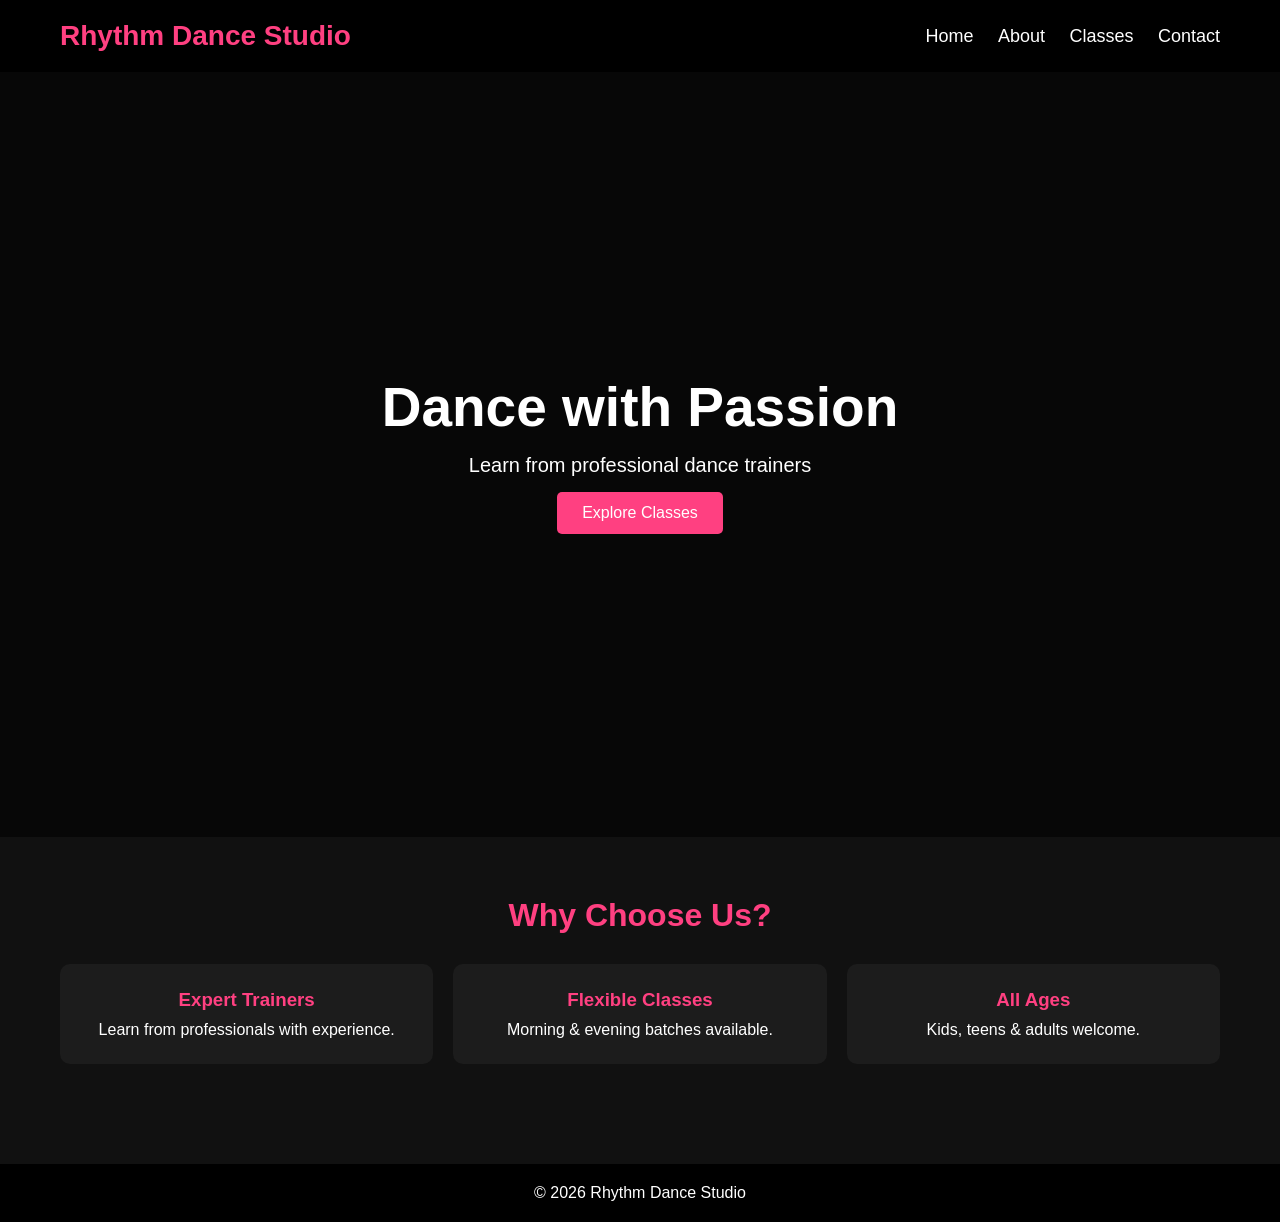
<file: HTML & CSS Overall Task/Coding/index.html>
<!DOCTYPE html>
<html>
<head>
  <title>Home - Dance Studio</title>
  <link rel="stylesheet" href="style.css">
</head>
<body>

<header>
  <div class="logo">Rhythm Dance Studio</div>
  <nav>
    <a href="index.html">Home</a>
    <a href="about.html">About</a>
    <a href="classes.html">Classes</a>
    <a href="contact.html">Contact</a>
  </nav>
</header>

<section class="hero">
  <div>
    <h1>Dance with Passion</h1>
    <p>Learn from professional dance trainers</p>
    <a class="btn" href="classes.html">Explore Classes</a>
  </div>
</section>

<section class="section">
  <h2>Why Choose Us?</h2>

  <div class="cards">
    <div class="card">
      <h3>Expert Trainers</h3>
      <p>Learn from professionals with experience.</p>
    </div>

    <div class="card">
      <h3>Flexible Classes</h3>
      <p>Morning & evening batches available.</p>
    </div>

    <div class="card">
      <h3>All Ages</h3>
      <p>Kids, teens & adults welcome.</p>
    </div>
  </div>
</section>

<footer>
  © 2026 Rhythm Dance Studio
</footer>

</body>
</html>
</file>
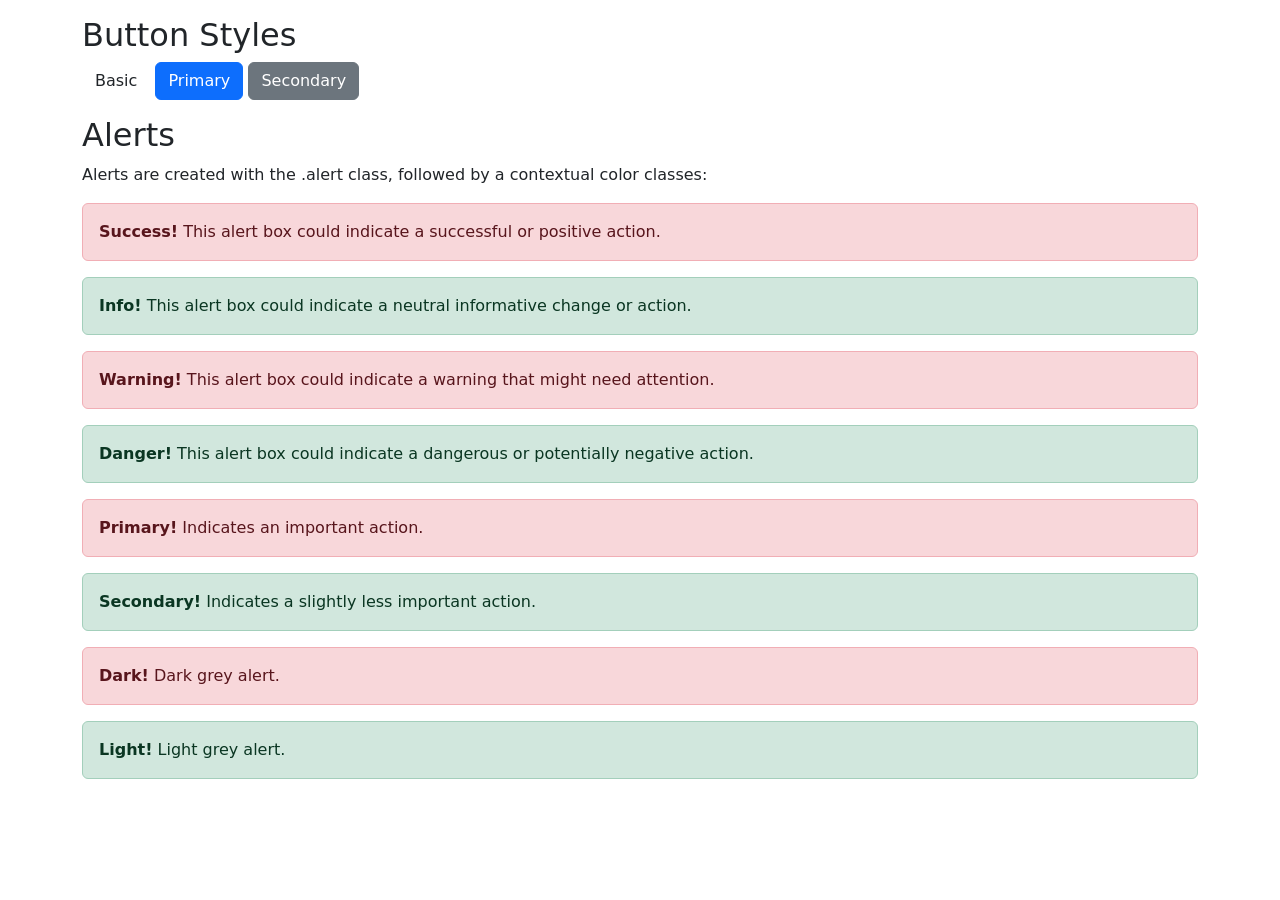
<file: Bootstrap/Coding/Button_&_Alert.html>
<!DOCTYPE html>
<html lang="en">
<head>
  <title>Bootstrap Example</title>
  <meta charset="utf-8">
  <meta name="viewport" content="width=device-width, initial-scale=1">
  <link href="https://cdn.jsdelivr.net/npm/bootstrap@5.3.8/dist/css/bootstrap.min.css" rel="stylesheet">
  <script src="https://cdn.jsdelivr.net/npm/bootstrap@5.3.8/dist/js/bootstrap.bundle.min.js"></script>
</head>
<body>

<div class="container mt-3">
  <h2>Button Styles</h2>
  <button type="button" class="btn">Basic</button>
  <button type="button" class="btn btn-primary">Primary</button>
  <button type="button" class="btn btn-secondary">Secondary</button>     
</div>

<div class="container mt-3">
  <h2>Alerts</h2>
  <p>Alerts are created with the .alert class, followed by a contextual color classes:</p>
  <div class="alert alert-danger">
    <strong>Success!</strong> This alert box could indicate a successful or positive action.
  </div>
  <div class="alert alert-success">
    <strong>Info!</strong> This alert box could indicate a neutral informative change or action.
  </div>
  <div class="alert alert-danger">
    <strong>Warning!</strong> This alert box could indicate a warning that might need attention.
  </div>
  <div class="alert alert-success">
    <strong>Danger!</strong> This alert box could indicate a dangerous or potentially negative action.
  </div>
  <div class="alert alert-danger">
    <strong>Primary!</strong> Indicates an important action.
  </div>
  <div class="alert alert-success">
    <strong>Secondary!</strong> Indicates a slightly less important action.
  </div>
  <div class="alert alert-danger">
    <strong>Dark!</strong> Dark grey alert.
  </div>
  <div class="alert alert-success">
    <strong>Light!</strong> Light grey alert.
  </div>
</div>
</body>
</html>
</file>
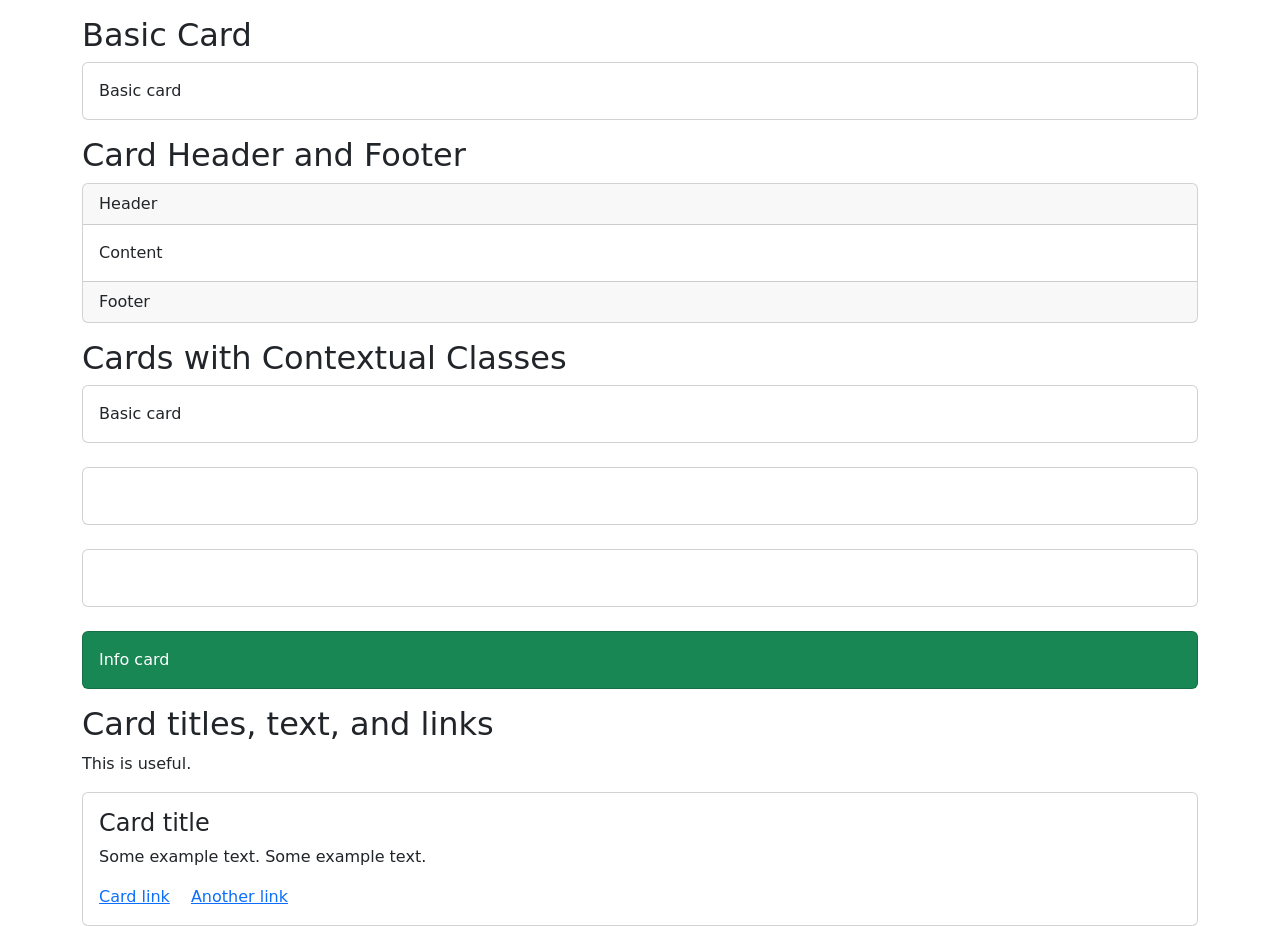
<file: Bootstrap/Coding/Card.html>
<!DOCTYPE html>
<html lang="en">
<head>
  <title>Bootstrap Example</title>
  <meta charset="utf-8">
  <meta name="viewport" content="width=device-width, initial-scale=1">
  <link href="https://cdn.jsdelivr.net/npm/bootstrap@5.3.8/dist/css/bootstrap.min.css" rel="stylesheet">
  <script src="https://cdn.jsdelivr.net/npm/bootstrap@5.3.8/dist/js/bootstrap.bundle.min.js"></script>
</head>
<body>

<div class="container mt-3">
  <h2>Basic Card</h2>
  <div class="card">
    <div class="card-body">Basic card</div>
  </div>
</div>

<div class="container mt-3">
  <h2>Card Header and Footer</h2>
  <div class="card">
    <div class="card-header">Header</div>
    <div class="card-body">Content</div> 
    <div class="card-footer">Footer</div>
  </div>
</div>

<div class="container mt-3">
  <h2>Cards with Contextual Classes</h2>
  <div class="card">
    <div class="card-body">Basic card</div>
  </div>
  <br>
  <div class="card bg-Danger text-white">
    <div class="card-body">Primary card</div>
  </div>
  <br>
  <div class="card bg-Warning text-white">
    <div class="card-body">Success card</div>
  </div>
  <br>
  <div class="card bg-success text-white">
    <div class="card-body">Info card</div>
  </div>
  </div>
</div>

<div class="container mt-3">
  <h2>Card titles, text, and links</h2>
  <p>This is useful.</p>
  <div class="card">
    <div class="card-body">
      <h4 class="card-title">Card title</h4>
      <p class="card-text">Some example text. Some example text.</p>
      <a href="#" class="card-link">Card link</a>
      <a href="#" class="card-link">Another link</a>
    </div>
  </div>
</div>

</body>
</html>
</file>
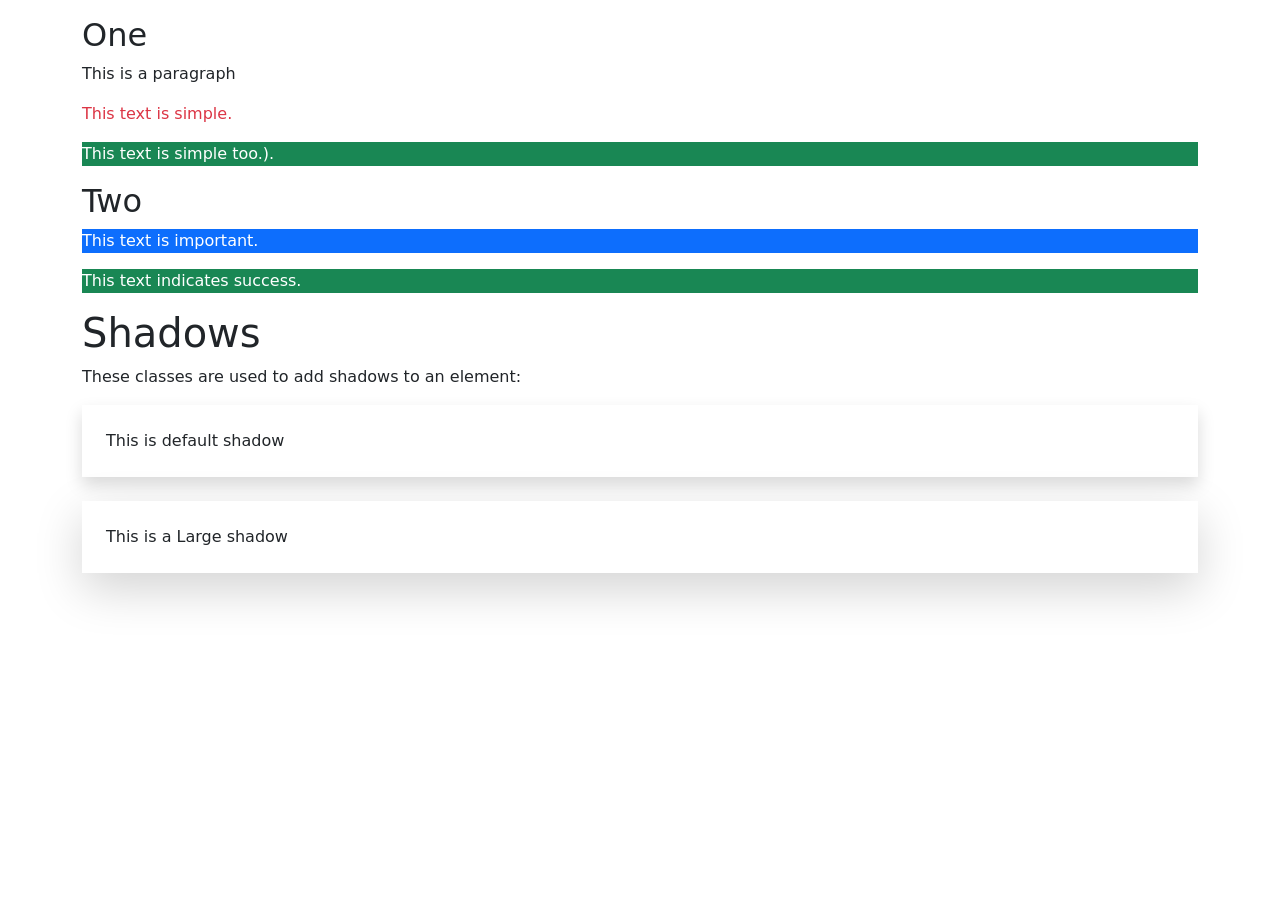
<file: Bootstrap/Coding/Colors.html>
<!DOCTYPE html>
<html lang="en">
<head>
  <title>Bootstrap Example</title>
  <meta charset="utf-8">
  <meta name="viewport" content="width=device-width, initial-scale=1">
  <link href="https://cdn.jsdelivr.net/npm/bootstrap@5.3.8/dist/css/bootstrap.min.css" rel="stylesheet">
  <script src="https://cdn.jsdelivr.net/npm/bootstrap@5.3.8/dist/js/bootstrap.bundle.min.js"></script>
</head>
<body>

<div class="container mt-3">
  <h2>One</h2>
  <p>This is a paragraph</p>
  <p class="text-danger">This text is simple.</p>
  <p class="text-bg-success">This text is simple too.).</p>
</div>

<div>
    <div class="container mt-3">
  <h2>Two</h2>
  <p class="text-bg-primary">This text is important.</p>
  <p class="text-bg-success">This text indicates success.</p>
  
</div>
<div class="container mt-3">
  <h1>Shadows</h1>
  <p>These classes are used to add shadows to an element:</p>
  <div class="shadow p-4 mb-4 bg-white">This is default shadow</div>
  <div class="shadow-lg p-4 mb-4 bg-white">This is a Large shadow</div>
</div>
</body>
</html>
</file>
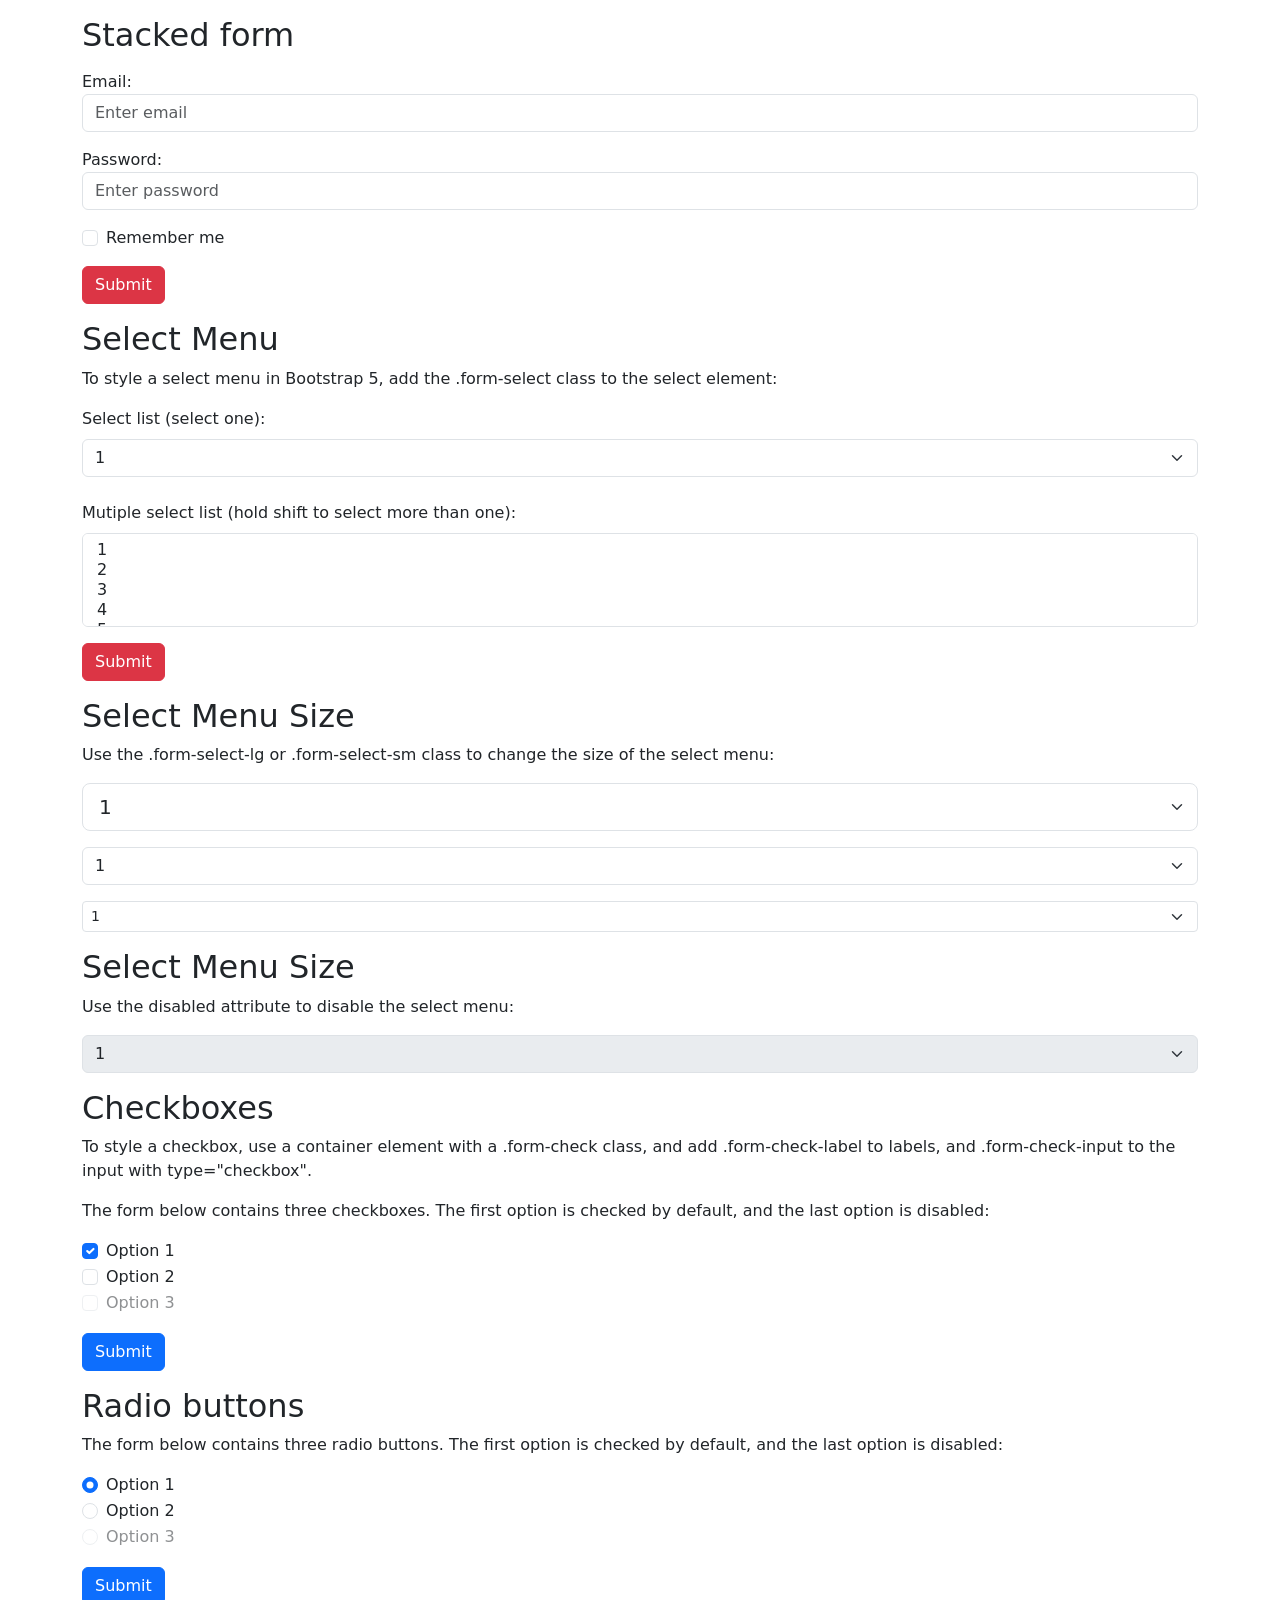
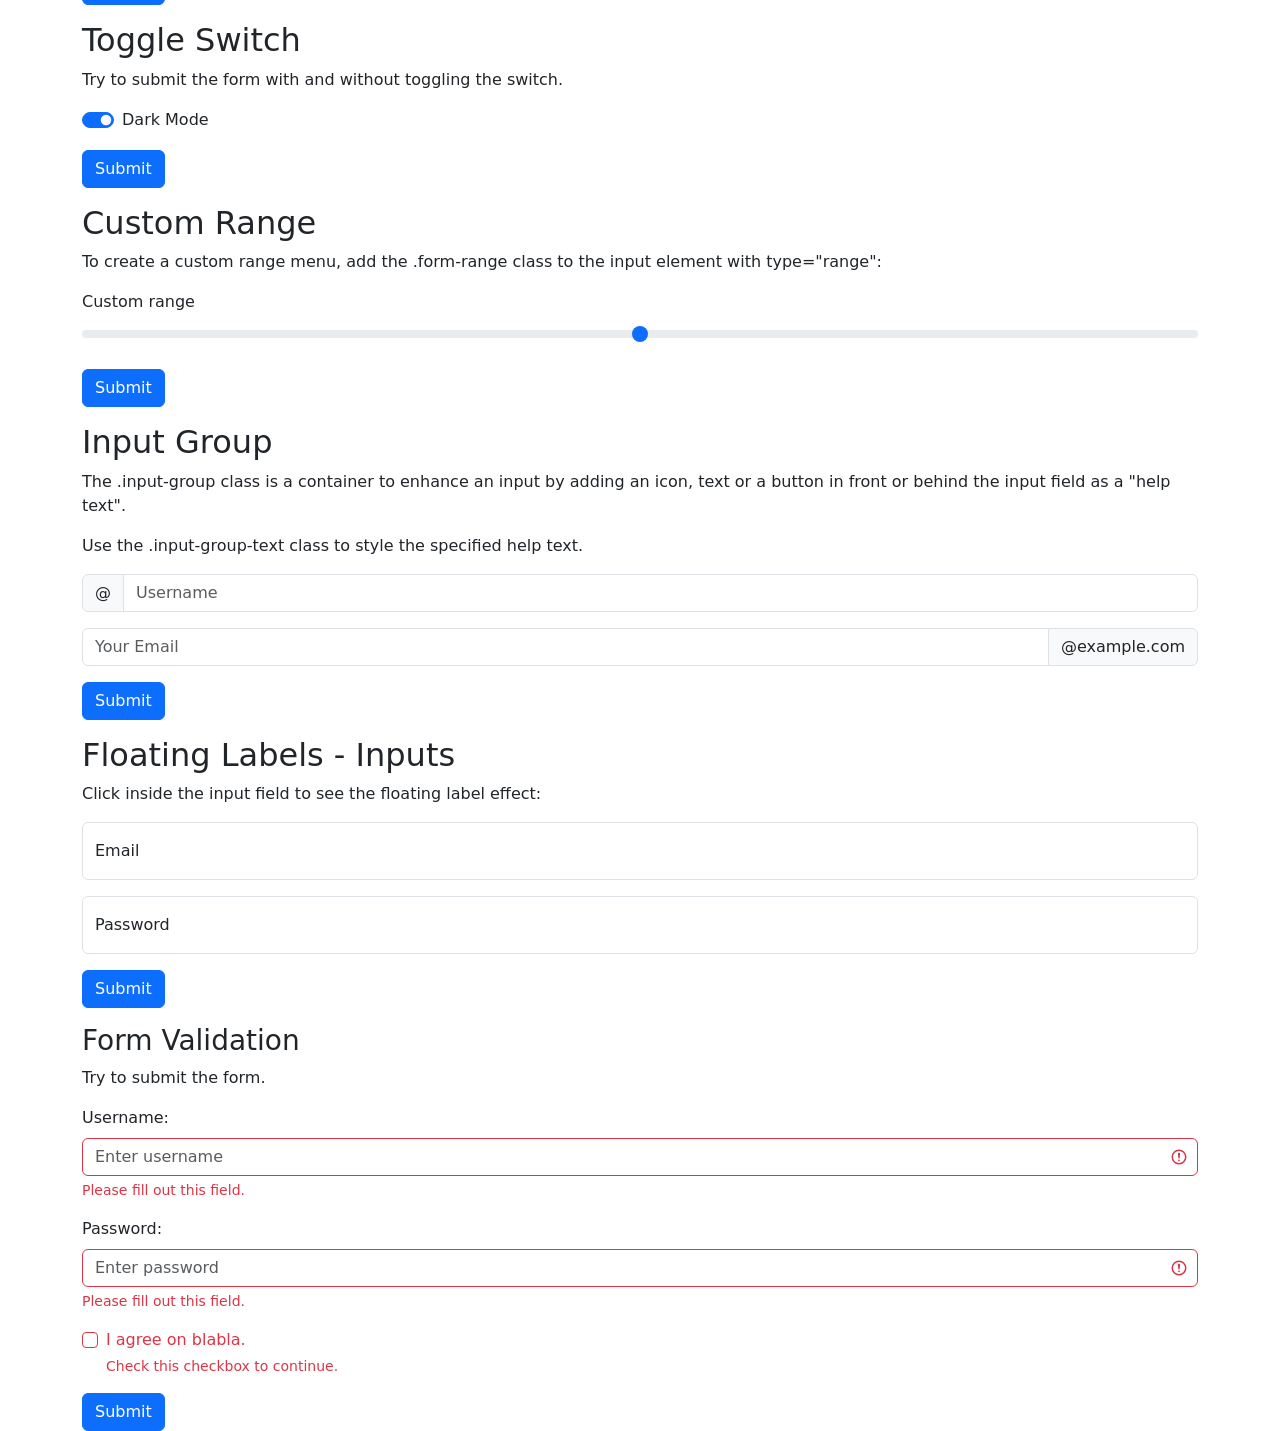
<file: Bootstrap/Coding/Forms.html>
<!DOCTYPE html>
<html lang="en">
<head>
  <title>Bootstrap Example</title>
  <meta charset="utf-8">
  <meta name="viewport" content="width=device-width, initial-scale=1">
  <link href="https://cdn.jsdelivr.net/npm/bootstrap@5.3.8/dist/css/bootstrap.min.css" rel="stylesheet">
  <script src="https://cdn.jsdelivr.net/npm/bootstrap@5.3.8/dist/js/bootstrap.bundle.min.js"></script>
</head>
<body>
<!DOCTYPE html>
<html lang="en">
<head>
  <title>Hello</title>
  <meta charset="utf-8">
  <meta name="viewport" content="width=device-width, initial-scale=1">
  <link href="https://cdn.jsdelivr.net/npm/bootstrap@5.3.8/dist/css/bootstrap.min.css" rel="stylesheet">
  <script src="https://cdn.jsdelivr.net/npm/bootstrap@5.3.8/dist/js/bootstrap.bundle.min.js"></script>
</head>
<body>

<div class="container mt-3">
  <h2>Stacked form</h2>
  <form action="/action_page.php">
    <div class="mb-3 mt-3">
      <label for="email">Email:</label>
      <input type="email" class="form-control" id="email" placeholder="Enter email" name="email">
    </div>
    <div class="mb-3">
      <label for="pwd">Password:</label>
      <input type="password" class="form-control" id="pwd" placeholder="Enter password" name="pswd">
    </div>
    <div class="form-check mb-3">
      <label class="form-check-label">
        <input class="form-check-input" type="checkbox" name="remember"> Remember me
      </label>
    </div>
    <button type="submit" class="btn btn-danger">Submit</button>
  </form>
</div>



<div class="container mt-3">
  <h2>Select Menu</h2>
  <p>To style a select menu in Bootstrap 5, add the .form-select class to the select element:</p>
  <form action="/action_page.php">
    <label for="sel1" class="form-label">Select list (select one):</label>
    <select class="form-select" id="sel1" name="sellist1">
      <option>1</option>
      <option>2</option>
      <option>3</option>
      <option>4</option>
    </select>
    <br>
    
    <label for="sel2" class="form-label">Mutiple select list (hold shift to select more than one):</label>
    <select multiple class="form-select" id="sel2" name="sellist2">
      <option>1</option>
      <option>2</option>
      <option>3</option>
      <option>4</option>
      <option>5</option>
    </select>
    <button type="submit" class="btn btn-danger mt-3">Submit</button>
  </form>
</div>


<div class="container mt-3">
  <h2>Select Menu Size</h2>
  <p>Use the .form-select-lg or .form-select-sm class to change the size of the select menu:</p>
  <form>
   <select class="form-select form-select-lg">
     <option>1</option>
     <option>2</option>
     <option>3</option>
     <option>4</option>
   </select>
   
   <select class="form-select mt-3">
     <option>1</option>
     <option>2</option>
     <option>3</option>
     <option>4</option>
   </select>
   
   <select class="form-select form-select-sm mt-3">
     <option>1</option>
     <option>2</option>
     <option>3</option>
     <option>4</option>
   </select>
  </form>    
</div>

<div class="container mt-3">
  <h2>Select Menu Size</h2>
  <p>Use the disabled attribute to disable the select menu:</p>
  <form>
   <select class="form-select" disabled>
     <option>1</option>
     <option>2</option>
     <option>3</option>
     <option>4</option>
   </select>
  </form>    
</div>

<div class="container mt-3">
  <h2>Checkboxes</h2>
  <p>To style a checkbox, use a container element with a .form-check class, and add .form-check-label to labels, and .form-check-input to the input with type="checkbox".</p>
  <p>The form below contains three checkboxes. The first option is checked by default, and the last option is disabled:</p>
  <form action="/action_page.php">
    <div class="form-check">
      <input type="checkbox" class="form-check-input" id="check1" name="option1" value="something" checked>
      <label class="form-check-label" for="check1">Option 1</label>
    </div>
    <div class="form-check">
      <input type="checkbox" class="form-check-input" id="check2" name="option2" value="something">
      <label class="form-check-label" for="check2">Option 2</label>
    </div>
    <div class="form-check">
      <input type="checkbox" class="form-check-input" disabled>
      <label class="form-check-label">Option 3</label>
    </div>
    <button type="submit" class="btn btn-primary mt-3">Submit</button>
  </form>
</div>

<div class="container mt-3">
  <h2>Radio buttons</h2>
  <p>The form below contains three radio buttons. The first option is checked by default, and the last option is disabled:</p>
  <form action="/action_page.php">
    <div class="form-check">
      <input type="radio" class="form-check-input" id="radio1" name="optradio" value="option1" checked>
      <label class="form-check-label" for="radio1">Option 1</label>
    </div>
    <div class="form-check">
      <input type="radio" class="form-check-input" id="radio2" name="optradio" value="option2">
      <label class="form-check-label" for="radio2">Option 2</label>
    </div>
    <div class="form-check">
      <input type="radio" class="form-check-input" disabled>
      <label class="form-check-label">Option 3</label>
    </div>
    <button type="submit" class="btn btn-primary mt-3">Submit</button>
  </form>
</div>

<div class="container mt-3">
  <h2>Toggle Switch</h2>
  <p>Try to submit the form with and without toggling the switch.</p>
  <form action="/action_page.php">
    <div class="form-check form-switch">
      <input class="form-check-input" type="checkbox" id="mySwitch" name="darkmode" value="yes" checked>
      <label class="form-check-label" for="mySwitch">Dark Mode</label>
    </div>
    <button type="submit" class="btn btn-primary mt-3">Submit</button>
  </form>
</div>

<div class="container mt-3">
  <h2>Custom Range</h2>
  <p>To create a custom range menu, add the .form-range class to the input element with type="range":</p>
  <form action="/action_page.php">
    <label for="customRange" class="form-label">Custom range</label>
    <input type="range" class="form-range" id="customRange" name="points">
    
    <button type="submit" class="btn btn-primary mt-3">Submit</button>
  </form>
</div>

<div class="container mt-3">
  <h2>Input Group</h2>
  <p>The .input-group class is a container to enhance an input by adding an icon, text or a button in front or behind the input field as a "help text".</p>
  <p>Use the .input-group-text class to style the specified help text.</p>
  
  <form action="/action_page.php">
    <div class="input-group mb-3">
      <span class="input-group-text">@</span>
      <input type="text" class="form-control" placeholder="Username" name="usrname">
    </div>

    <div class="input-group mb-3">
      <input type="text" class="form-control" placeholder="Your Email" name="email">
      <span class="input-group-text">@example.com</span>
    </div>
    
    <button type="submit" class="btn btn-primary">Submit</button>
  </form>
</div>

<div class="container mt-3">
  <h2>Floating Labels - Inputs</h2>
  <p>Click inside the input field to see the floating label effect:</p>
  <form action="/action_page.php">
    <div class="form-floating mb-3 mt-3">
      <input type="text" class="form-control" id="email" placeholder="Enter email" name="email">
      <label for="email">Email</label>
    </div>
    <div class="form-floating mt-3 mb-3">
      <input type="text" class="form-control" id="pwd" placeholder="Enter password" name="pswd">
      <label for="pwd">Password</label>
    </div>
    <button type="submit" class="btn btn-primary">Submit</button>
  </form>
</div>

<div class="container mt-3">
  <h3>Form Validation</h3>
  <p>Try to submit the form.</p>
    
  <form action="/action_page.php" class="was-validated">
    <div class="mb-3 mt-3">
      <label for="uname" class="form-label">Username:</label>
      <input type="text" class="form-control" id="uname" placeholder="Enter username" name="uname" required>
      <div class="valid-feedback">Valid.</div>
      <div class="invalid-feedback">Please fill out this field.</div>
    </div>
    <div class="mb-3">
      <label for="pwd" class="form-label">Password:</label>
      <input type="password" class="form-control" id="pwd" placeholder="Enter password" name="pswd" required>
      <div class="valid-feedback">Valid.</div>
      <div class="invalid-feedback">Please fill out this field.</div>
    </div>
    <div class="form-check mb-3">
      <input class="form-check-input" type="checkbox" id="myCheck"  name="remember" required>
      <label class="form-check-label" for="myCheck">I agree on blabla.</label>
      <div class="valid-feedback">Valid.</div>
      <div class="invalid-feedback">Check this checkbox to continue.</div>
    </div>
  <button type="submit" class="btn btn-primary">Submit</button>
  </form>
</div>

</body>
</html>
<div 
</body>
</html>
</file>
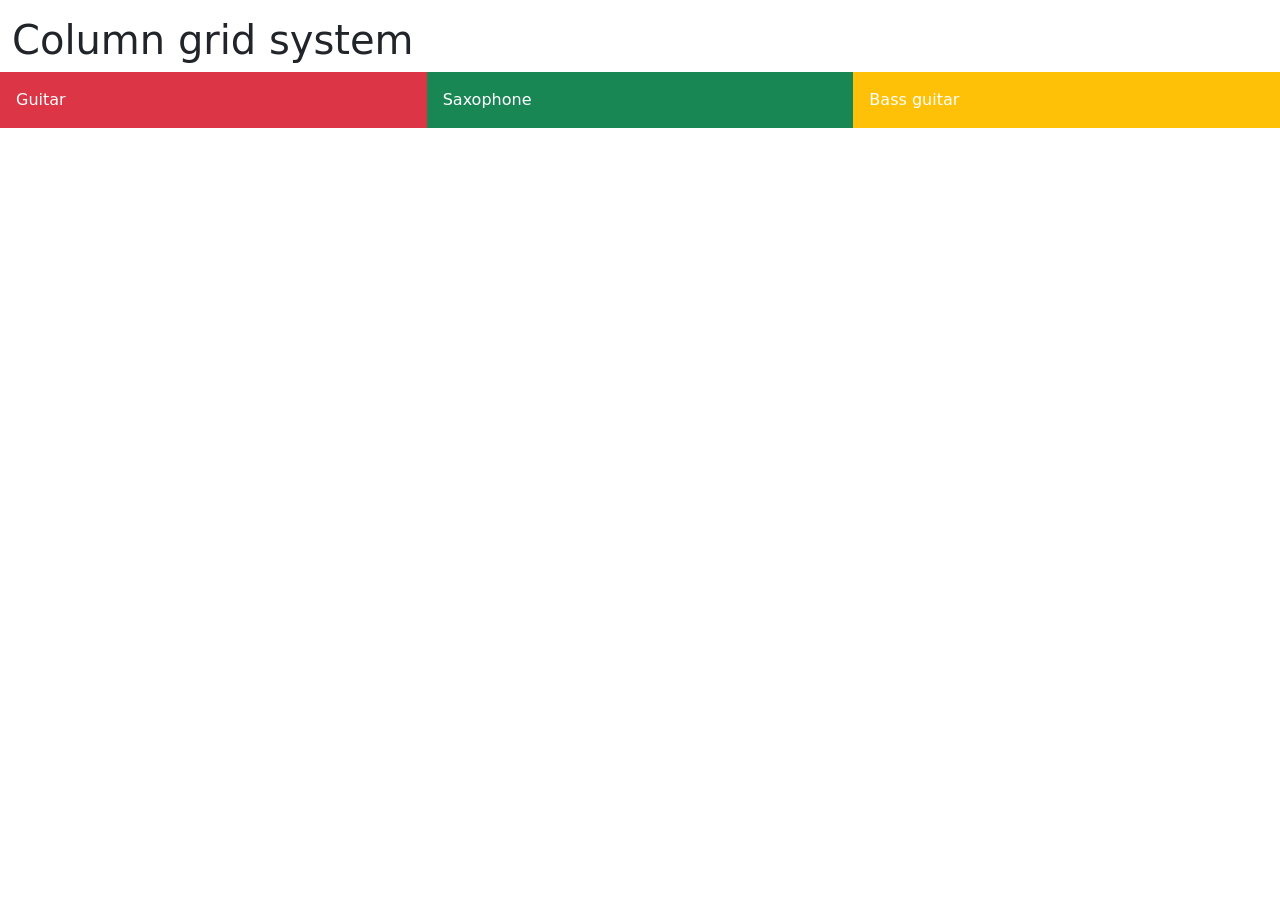
<file: Bootstrap/Coding/Grid_system.html>
<!DOCTYPE html>
<html lang="en">
<head>
  <title>Bootstrap Example</title>
  <meta charset="utf-8">
  <meta name="viewport" content="width=device-width, initial-scale=1">
  <link href="https://cdn.jsdelivr.net/npm/bootstrap@5.3.8/dist/css/bootstrap.min.css" rel="stylesheet">
  <script src="https://cdn.jsdelivr.net/npm/bootstrap@5.3.8/dist/js/bootstrap.bundle.min.js"></script>
</head>
<body>
  
<div class="container-fluid mt-3">
  <h1>Column grid system</h1>
  <div class="row">
    <div class="col p-3 bg-danger text-white">Guitar</div>
    <div class="col p-3 bg-success text-white">Saxophone</div>
    <div class="col p-3 bg-warning text-white">Bass guitar</div>
  </div>
</div>

</body>
</html>
</file>
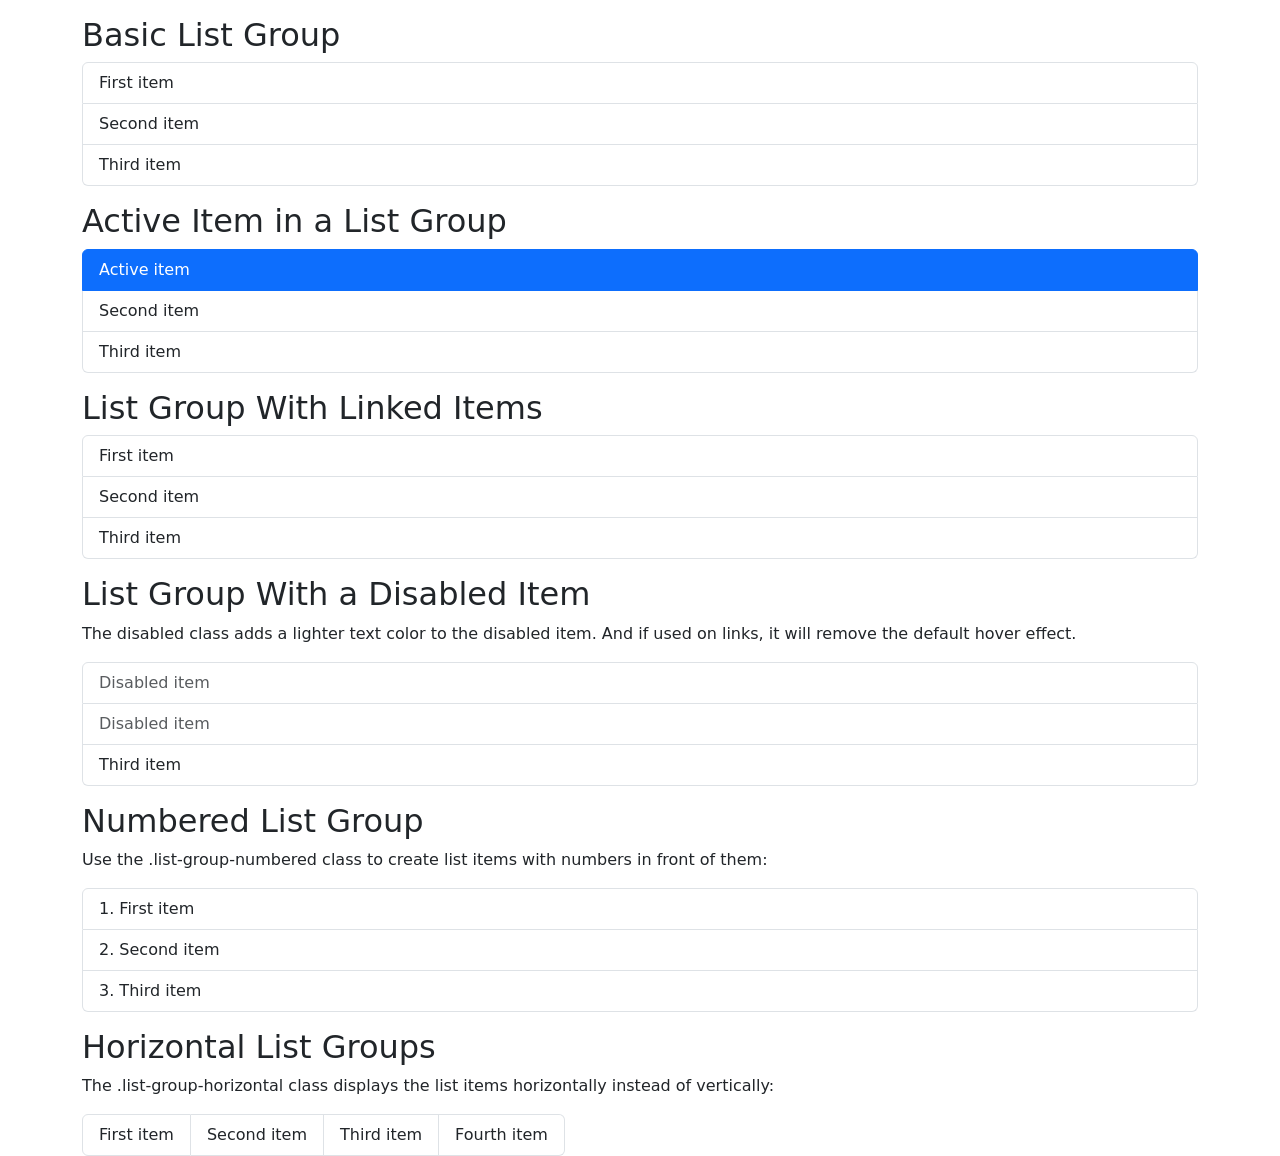
<file: Bootstrap/Coding/List.html>
<!DOCTYPE html>
<html lang="en">
<head>
  <title>Bootstrap Example</title>
  <meta charset="utf-8">
  <meta name="viewport" content="width=device-width, initial-scale=1">
  <link href="https://cdn.jsdelivr.net/npm/bootstrap@5.3.8/dist/css/bootstrap.min.css" rel="stylesheet">
  <script src="https://cdn.jsdelivr.net/npm/bootstrap@5.3.8/dist/js/bootstrap.bundle.min.js"></script>
</head>
<body>

<div class="container mt-3">
  <h2>Basic List Group</h2>
  <ul class="list-group">
    <li class="list-group-item">First item</li>
    <li class="list-group-item">Second item</li>
    <li class="list-group-item">Third item</li>
  </ul>
</div>

<div class="container mt-3">
  <h2>Active Item in a List Group</h2>
  <ul class="list-group">
    <li class="list-group-item active">Active item</li>
    <li class="list-group-item">Second item</li>
    <li class="list-group-item">Third item</li>
  </ul>
</div>

<div class="container mt-3">
  <h2>List Group With Linked Items</h2>
  <div class="list-group">
    <a href="#" class="list-group-item list-group-item-action">First item</a>
    <a href="#" class="list-group-item list-group-item-action">Second item</a>
    <a href="#" class="list-group-item list-group-item-action">Third item</a>
  </div>
</div>

<div class="container mt-3">
  <h2>List Group With a Disabled Item</h2>
  <p>The disabled class adds a lighter text color to the disabled item. And if used on links, it will remove the default hover effect.</p>
  <div class="list-group">
    <a href="#" class="list-group-item disabled">Disabled item</a>
    <a href="#" class="list-group-item disabled">Disabled item</a>
    <a href="#" class="list-group-item">Third item</a>
  </div>
</div>

<div class="container mt-3">
  <h2>Numbered List Group</h2>
  <p>Use the .list-group-numbered class to create list items with numbers in front of them:</p>
</div>
  
<div class="container mt-3">
  <ol class="list-group list-group-numbered">
    <li class="list-group-item">First item</li>
    <li class="list-group-item">Second item</li>
    <li class="list-group-item">Third item</li>
  </ol>
</div>


<div class="container mt-3">
  <h2>Horizontal List Groups</h2>
  <p>The .list-group-horizontal class displays the list items horizontally instead of vertically:</p>
  <ul class="list-group list-group-horizontal">
    <li class="list-group-item">First item</li>
    <li class="list-group-item">Second item</li>
    <li class="list-group-item">Third item</li>
    <li class="list-group-item">Fourth item</li>
  </ul>
</div>
</body>
</html>
</file>
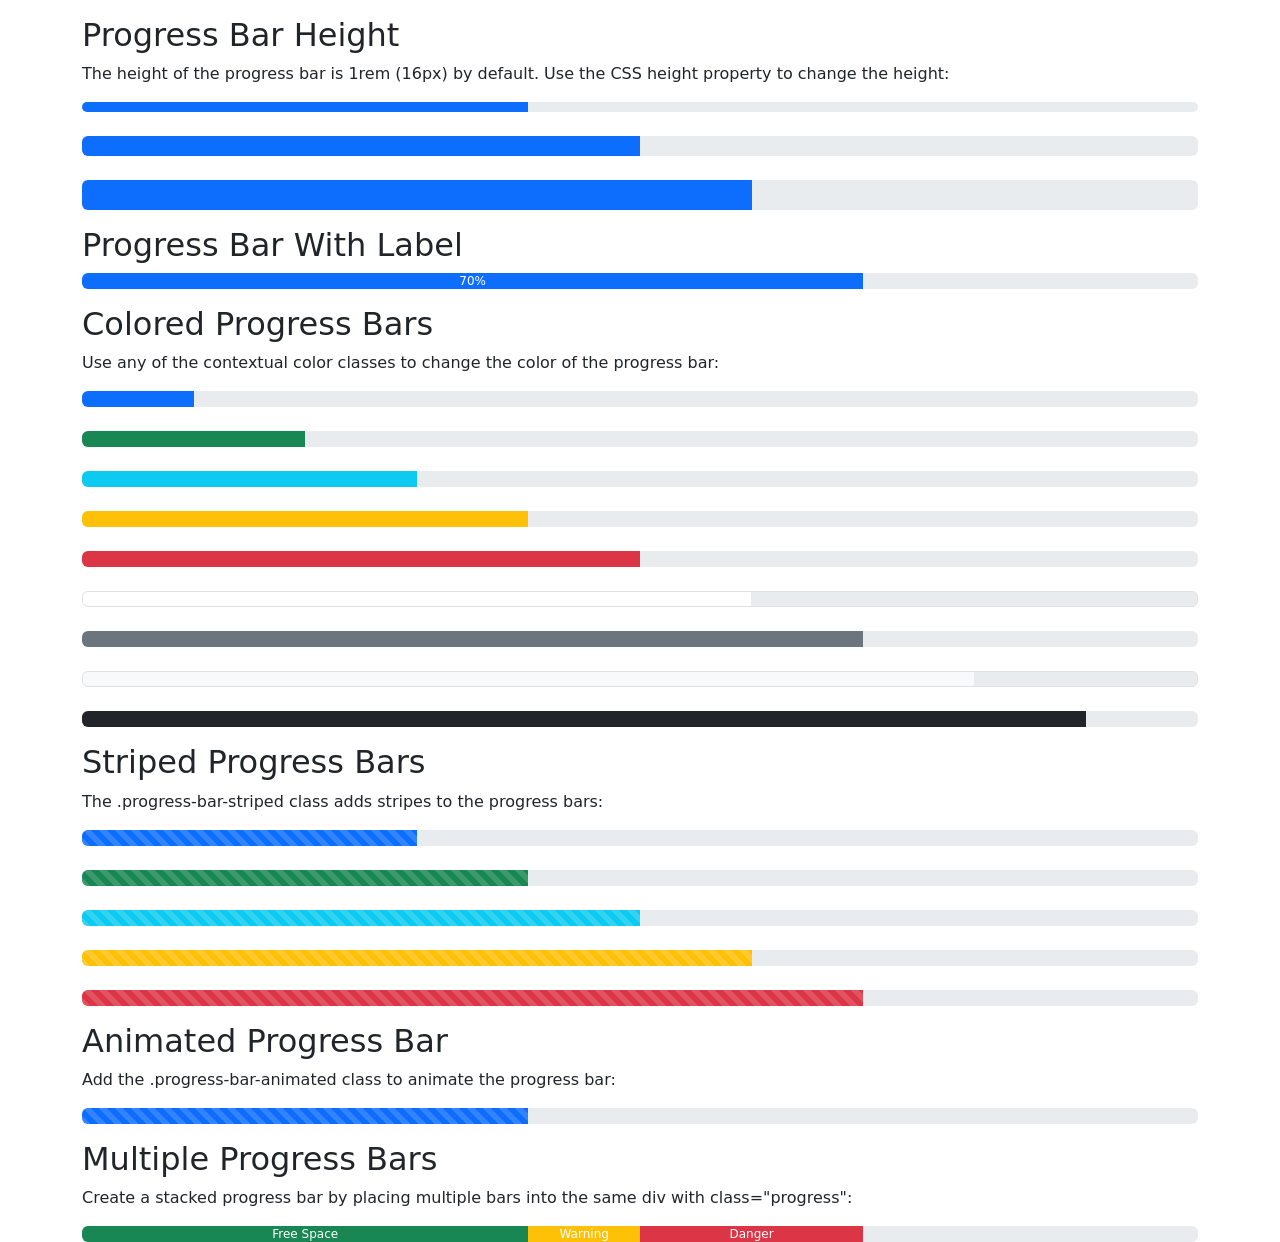
<file: Bootstrap/Coding/Progress_bar.html>
<!DOCTYPE html>
<html lang="en">
<head>
  <title>Bootstrap Example</title>
  <meta charset="utf-8">
  <meta name="viewport" content="width=device-width, initial-scale=1">
  <link href="https://cdn.jsdelivr.net/npm/bootstrap@5.3.8/dist/css/bootstrap.min.css" rel="stylesheet">
  <script src="https://cdn.jsdelivr.net/npm/bootstrap@5.3.8/dist/js/bootstrap.bundle.min.js"></script>
</head>
<body>

<div class="container mt-3">
  <h2>Progress Bar Height</h2>
  <p>The height of the progress bar is 1rem (16px) by default. Use the CSS height property to change the height:</p> 
  <div class="progress" style="height:10px">
    <div class="progress-bar" style="width:40%;"></div>
  </div>
  <br>
  <div class="progress" style="height:20px">
    <div class="progress-bar" style="width:50%;"></div>
  </div>
  <br>
  <div class="progress" style="height:30px">
    <div class="progress-bar" style="width:60%;"></div>
  </div>
</div>

<div class="container mt-3">
  <h2>Progress Bar With Label</h2>
  <div class="progress">
    <div class="progress-bar" style="width:70%">70%</div>
  </div>
</div>



<div class="container mt-3">
  <h2>Colored Progress Bars</h2>
  <p>Use any of the contextual color classes to change the color of the progress bar:</p> 
  <!-- Blue -->
  <div class="progress">
    <div class="progress-bar" style="width:10%"></div>
  </div><br>

  <!-- Green -->
  <div class="progress">
    <div class="progress-bar bg-success" style="width:20%"></div>
  </div><br>

  <!-- Turquoise -->
  <div class="progress">
    <div class="progress-bar bg-info" style="width:30%"></div>
  </div><br>

  <!-- Orange -->
  <div class="progress">
     <div class="progress-bar bg-warning" style="width:40%"></div>
  </div><br>

  <!-- Red -->
  <div class="progress">
    <div class="progress-bar bg-danger" style="width:50%"></div>
  </div><br>

  <!-- White -->
  <div class="progress border">
    <div class="progress-bar bg-white" style="width:60%"></div>
  </div><br>

  <!-- Grey -->
  <div class="progress">
    <div class="progress-bar bg-secondary" style="width:70%"></div>
  </div><br>

  <!-- Light Grey -->
  <div class="progress border">
    <div class="progress-bar bg-light" style="width:80%"></div>
  </div><br>

  <!-- Dark Grey -->
  <div class="progress">
    <div class="progress-bar bg-dark" style="width:90%"></div>
  </div>
</div>


<div class="container mt-3">
  <h2>Striped Progress Bars</h2>
  <p>The .progress-bar-striped class adds stripes to the progress bars:</p> 
  <div class="progress">
    <div class="progress-bar progress-bar-striped" style="width:30%"></div>
  </div>
  <br>
  <div class="progress">
    <div class="progress-bar bg-success progress-bar-striped" style="width:40%"></div>
  </div>
  <br>
  <div class="progress">
    <div class="progress-bar bg-info progress-bar-striped" style="width:50%"></div>
  </div>
  <br>
  <div class="progress">
    <div class="progress-bar bg-warning progress-bar-striped" style="width:60%"></div>
  </div>
  <br>
  <div class="progress">
    <div class="progress-bar bg-danger progress-bar-striped" style="width:70%"></div>
  </div>
</div>


<div class="container mt-3">
  <h2>Animated Progress Bar</h2>
  <p>Add the .progress-bar-animated class to animate the progress bar:</p> 
  <div class="progress">
    <div class="progress-bar progress-bar-striped progress-bar-animated" style="width:40%"></div>
  </div>
</div>

<div class="container mt-3">
  <h2>Multiple Progress Bars</h2>
  <p>Create a stacked progress bar by placing multiple bars into the same div with class="progress":</p> 
  <div class="progress">
    <div class="progress-bar bg-success" style="width:40%">
      Free Space
    </div>
    <div class="progress-bar bg-warning" style="width:10%">
      Warning
    </div>
    <div class="progress-bar bg-danger" style="width:20%">
      Danger
    </div>
  </div>
</div>

</body>
</html>
</file>
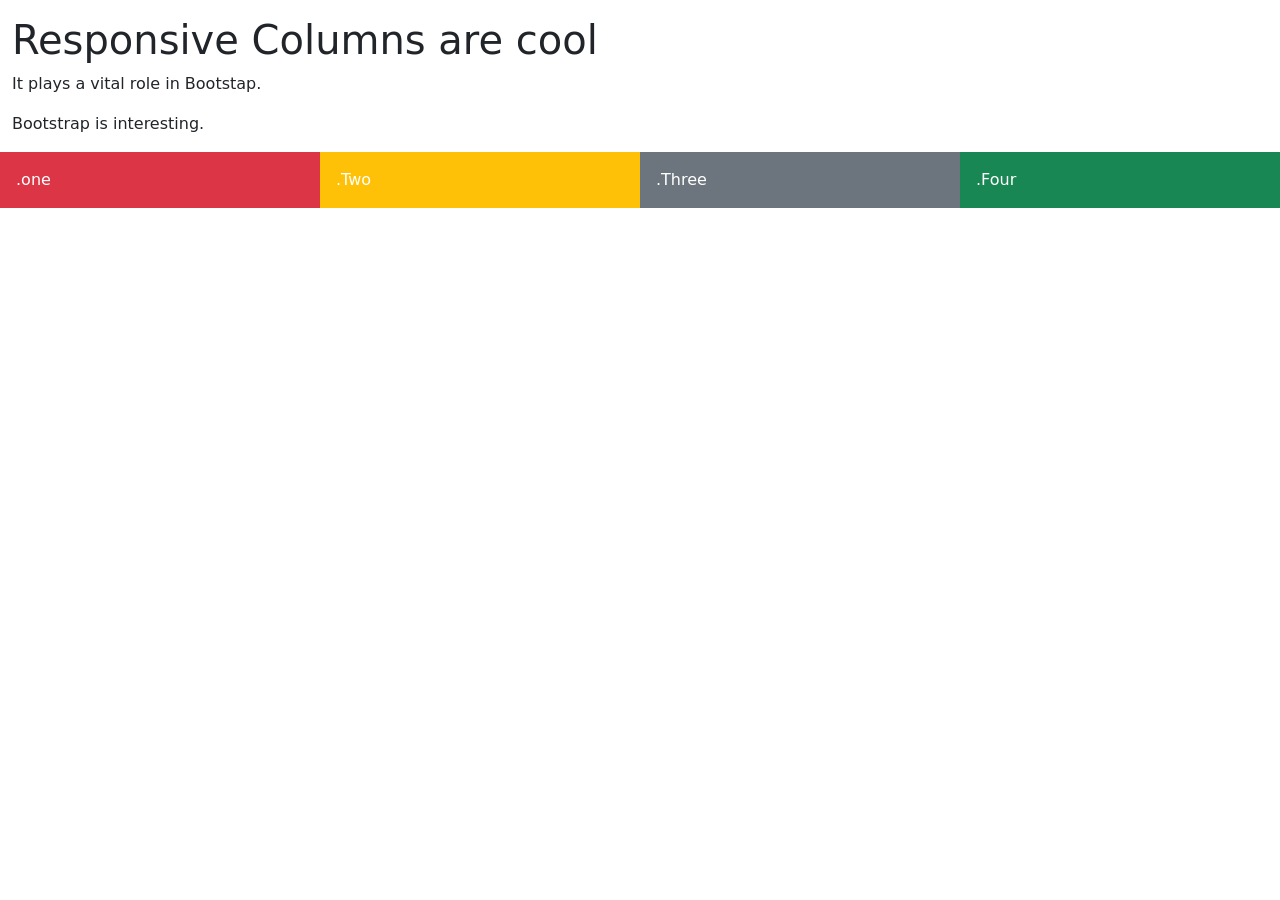
<file: Bootstrap/Coding/Responsive_column.html>
<!DOCTYPE html>
<html lang="en">
<head>
  <title>Welcome to Bootstrap</title>
  <meta charset="utf-8">
  <meta name="viewport" content="width=device-width, initial-scale=1">
  <link href="https://cdn.jsdelivr.net/npm/bootstrap@5.3.8/dist/css/bootstrap.min.css" rel="stylesheet">
  <script src="https://cdn.jsdelivr.net/npm/bootstrap@5.3.8/dist/js/bootstrap.bundle.min.js"></script>
</head>
<body>
  
<div class="container-fluid mt-3">
  <h1>Responsive Columns are cool</h1>
  <p>It plays a vital role in Bootstap.</p>
  <p>Bootstrap is interesting.</p>
  <div class="row">
    <div class="col-sm-3 p-3 bg-danger text-white">.one</div>
    <div class="col-sm-3 p-3 bg-warning text-white">.Two</div>
    <div class="col-sm-3 p-3 bg-secondary text-white">.Three</div>
    <div class="col-sm-3 p-3 bg-success text-white">.Four</div>
  </div>
</div>

</body>
</html>
</file>
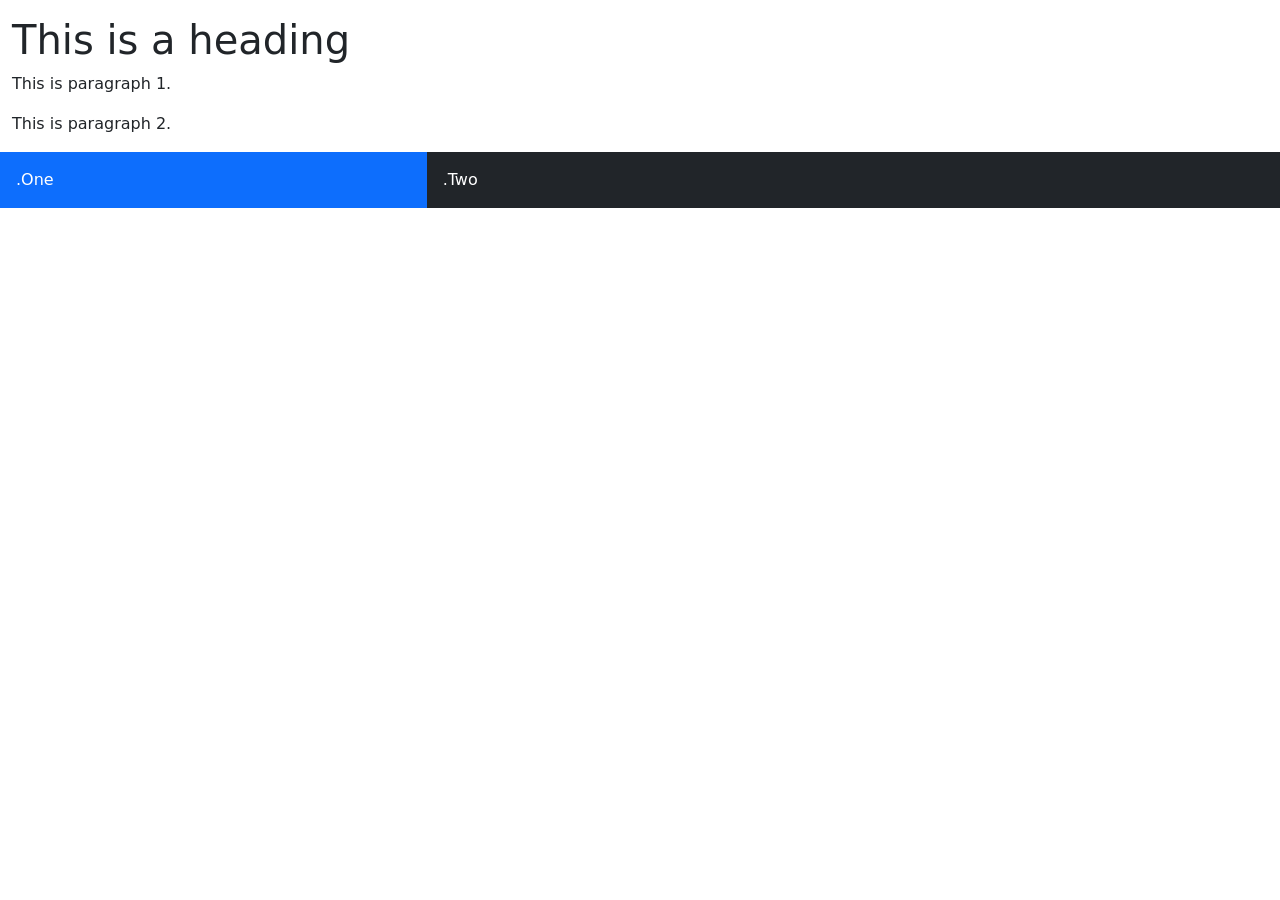
<file: Bootstrap/Coding/Two_unequal_responsive_column.html>
<!DOCTYPE html>
<html lang="en">
<head>
  <title>Bootstrap class</title>
  <meta charset="utf-8">
  <meta name="viewport" content="width=device-width, initial-scale=1">
  <link href="https://cdn.jsdelivr.net/npm/bootstrap@5.3.8/dist/css/bootstrap.min.css" rel="stylesheet">
  <script src="https://cdn.jsdelivr.net/npm/bootstrap@5.3.8/dist/js/bootstrap.bundle.min.js"></script>
</head>
<body>
  
<div class="container-fluid mt-3">
  <h1>This is a  heading</h1>
  <p>This is paragraph 1.</p>
  <p>This is paragraph 2.</p>
  <div class="row">
    <div class="col-sm-4 p-3 bg-primary text-white">.One</div>
    <div class="col-sm-8 p-3 bg-dark text-white">.Two</div>
  </div>
</div>

</body>
</html>
</file>
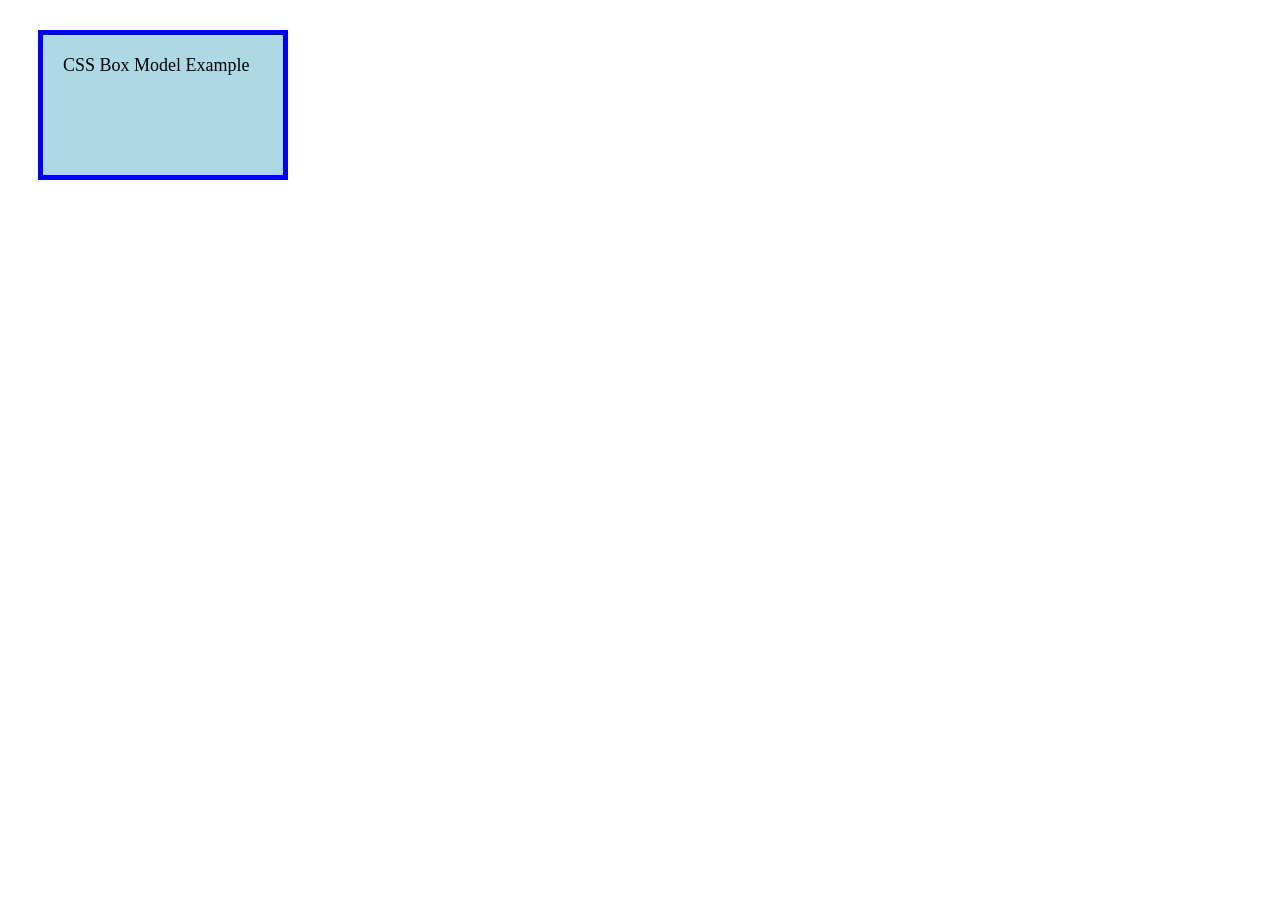
<file: CSS/Coding/css boxmodel.html>
<!DOCTYPE html>
<html>
<head>
  <style>
    .box {
      width: 200px;
      height: 100px;

      /* Content background */
      background-color: lightblue;

      /* Padding */
      padding: 20px;

      /* Border */
      border: 5px solid blue;

      /* Margin */
      margin: 30px;

      font-size: 18px;
    }
  </style>
</head>
<body>

  <div class="box">
    CSS Box Model Example
  </div>

</body>
</html>
</file>
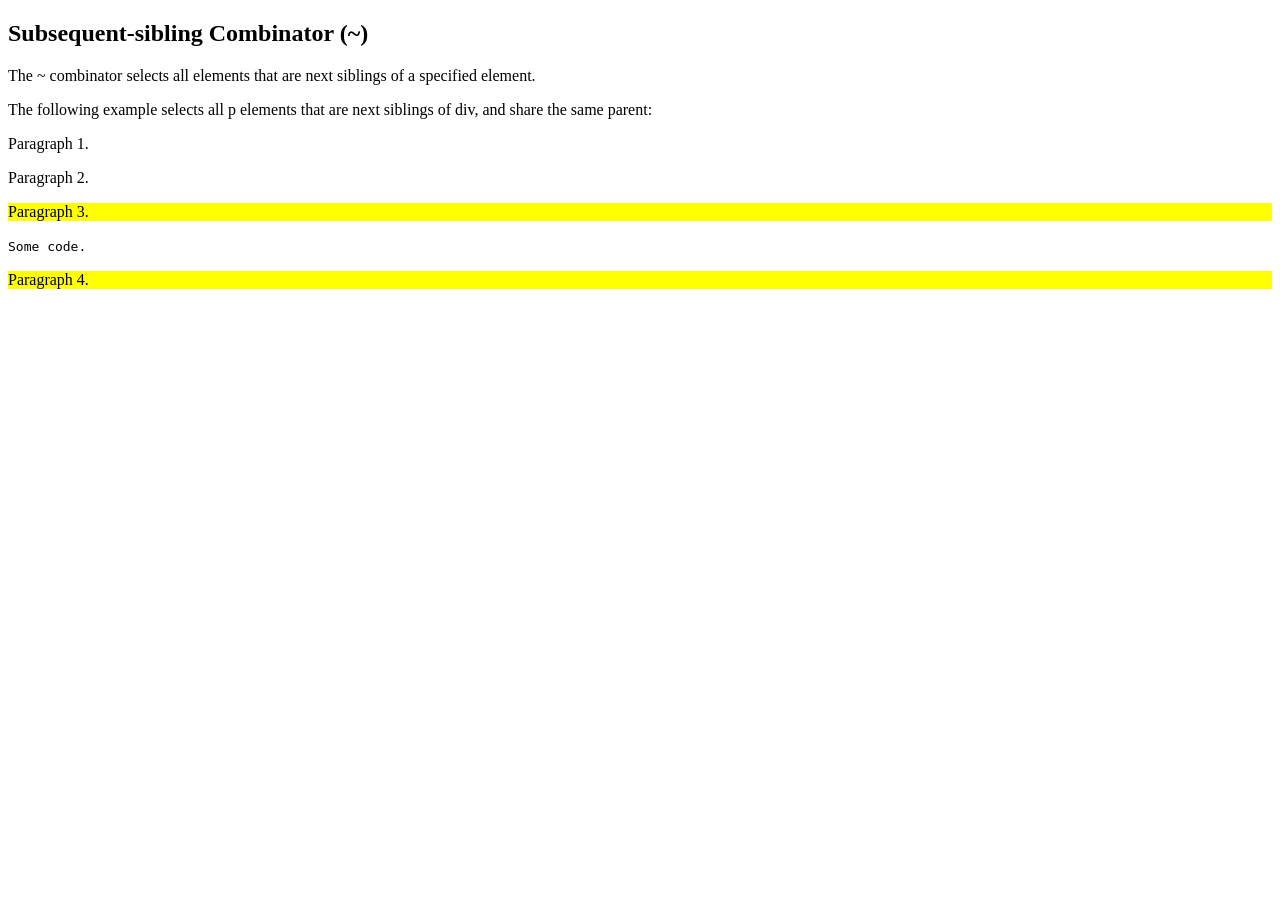
<file: CSS/Coding/CSS combinators.html>
<!DOCTYPE html>
<html>
<head>
<style>
div ~ p {
  background-color: yellow;
}
</style>
</head>
<body>

<h2>Subsequent-sibling Combinator (~)</h2>

<p>The ~ combinator selects all elements that are next siblings of a specified element.</p>
<p>The following example selects all p elements that are next siblings of div, and share the same parent:</p>

<p>Paragraph 1.</p>

<div>
  <p>Paragraph 2.</p>
</div>

<p>Paragraph 3.</p>
<code>Some code.</code>
<p>Paragraph 4.</p>

</body>
</html>
</file>
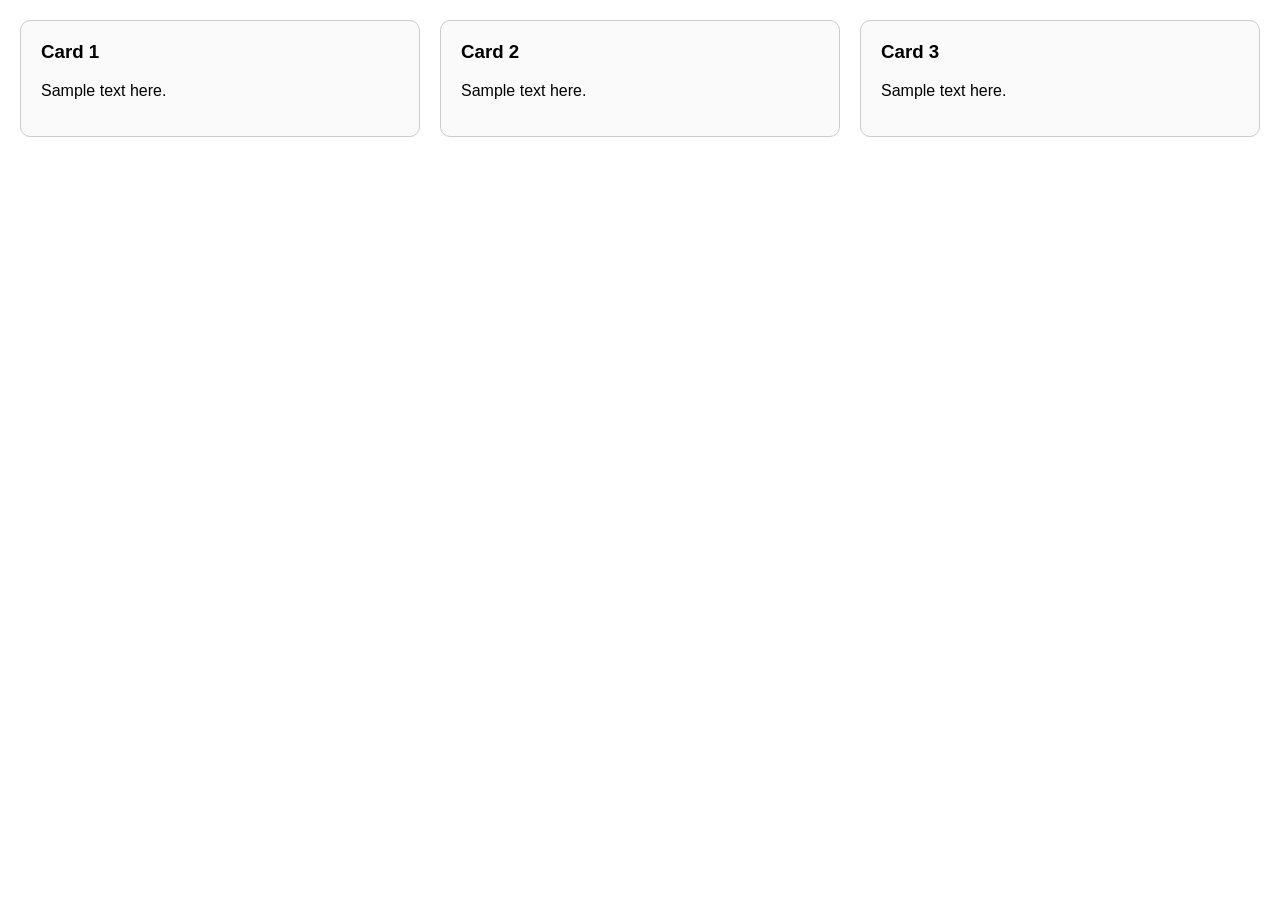
<file: CSS/Coding/css layout.html>
<!DOCTYPE html>
<html>
<head>
<style>
body {
  font-family: Arial;
  margin: 20px;
}

.cards {
  display: flex;
  flex-wrap: wrap;
  gap: 20px;
}

.card {
  flex: 1 1 250px;
  border: 1px solid #ccc;
  border-radius: 10px;
  padding: 20px;
  background: #fafafa;
}

.card h3 {
  margin-top: 0;
}
</style>
</head>

<body>

<div class="cards">

  <div class="card">
    <h3>Card 1</h3>
    <p>Sample text here.</p>
  </div>

  <div class="card">
    <h3>Card 2</h3>
    <p>Sample text here.</p>
  </div>

  <div class="card">
    <h3>Card 3</h3>
    <p>Sample text here.</p>
  </div>

</div>

</body>
</html>
</file>
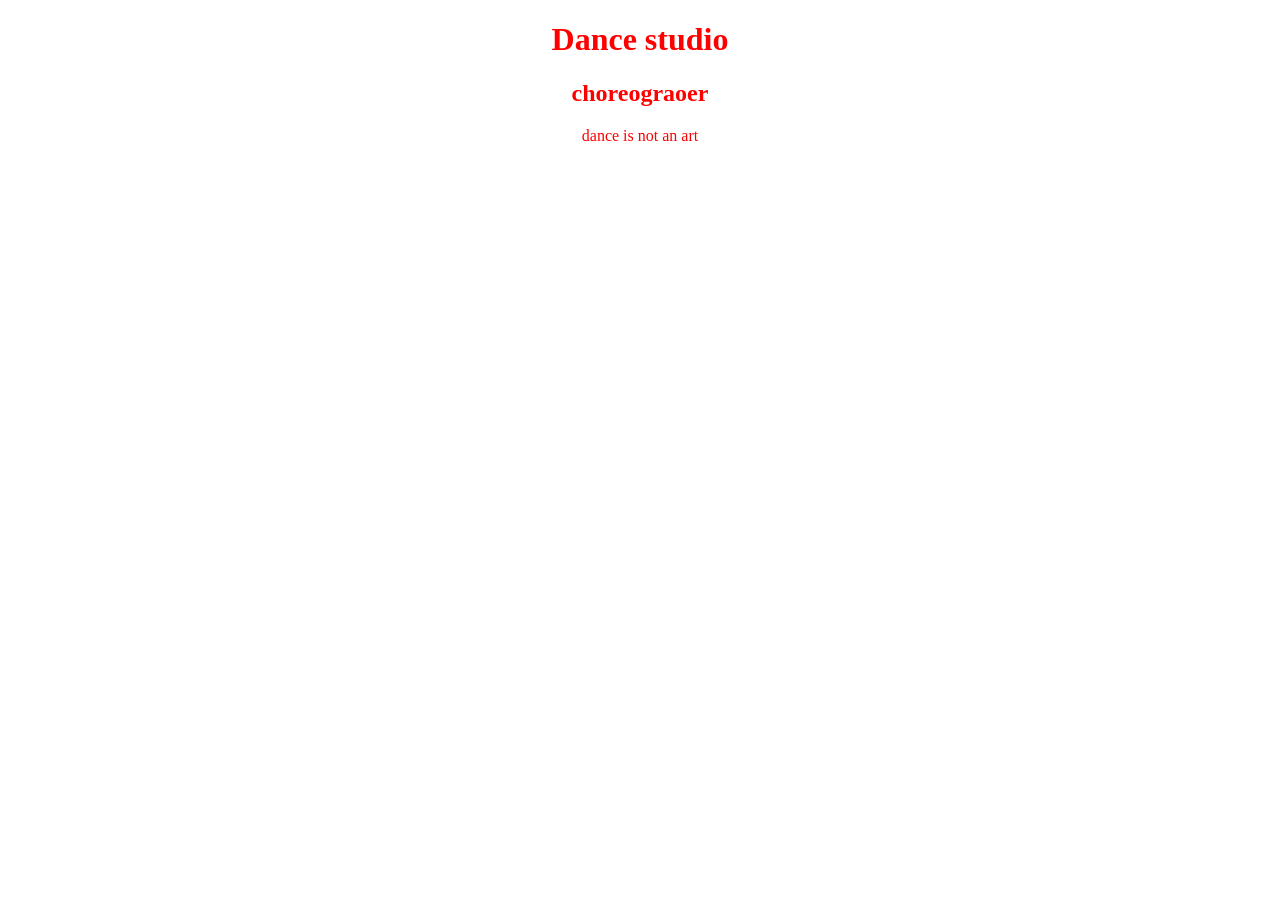
<file: CSS/Coding/css selector.html>
<!DOCTYPE html>
<html>
<head>
<style>
h1, h2, p {
  text-align: center;
  color: red;
}
</style>
</head>
<body>

<h1>Dance studio</h1>
<h2>choreograoer</h2>
<p>dance is not an art</p>

</body>
</html>
</file>
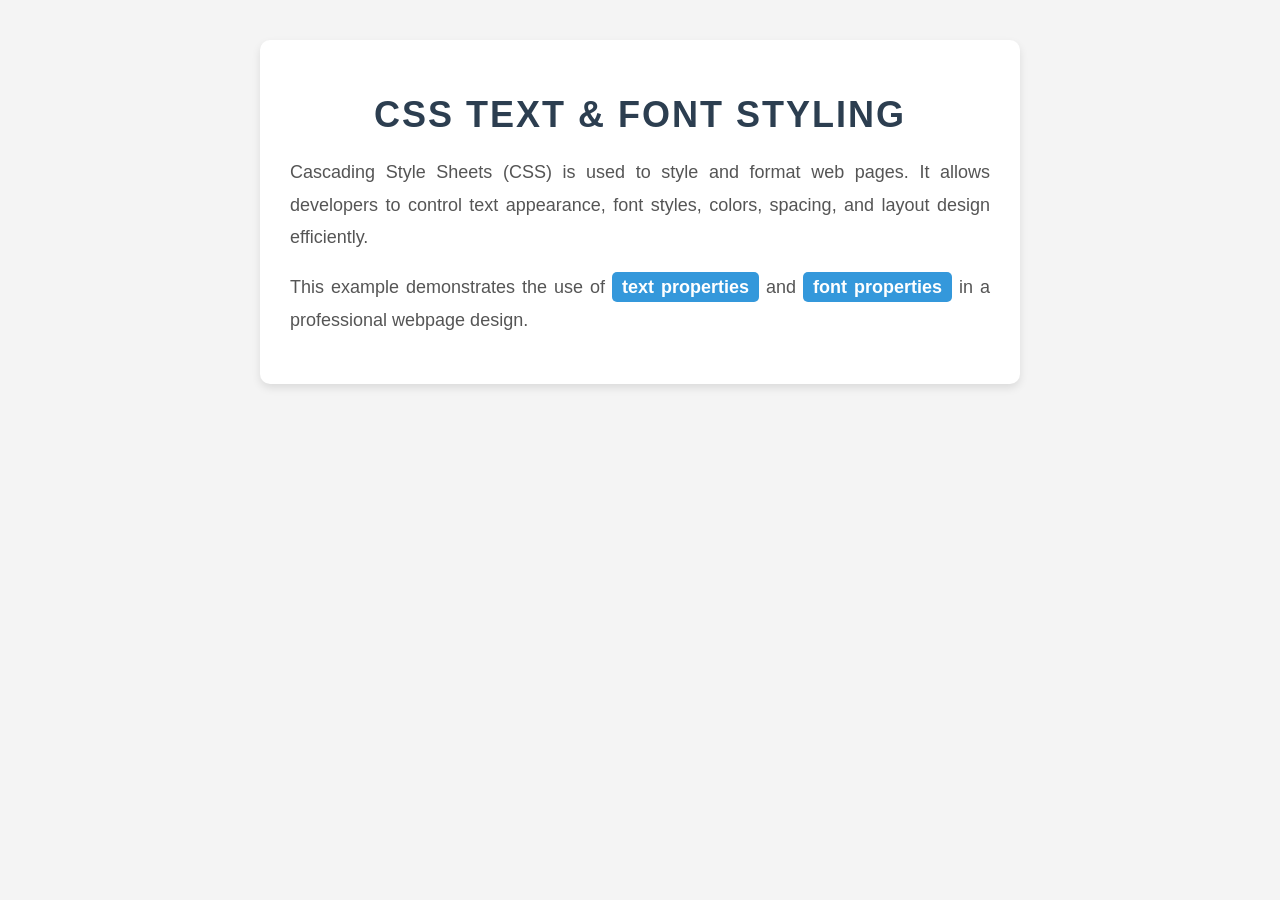
<file: CSS/Coding/css text&font.html>
<!DOCTYPE html>
<html lang="en">
<head>
    <meta charset="UTF-8">
    <meta name="viewport" content="width=device-width, initial-scale=1.0">
    <title>CSS Text and Font Example</title>

    <style>
        body {
            font-family: Arial, sans-serif;
            background-color: #f4f4f4;
            margin: 0;
            padding: 40px;
        }

        .container {
            background-color: #ffffff;
            padding: 30px;
            border-radius: 10px;
            box-shadow: 0 4px 8px rgba(0, 0, 0, 0.1);
            max-width: 700px;
            margin: auto;
        }

        h1 {
            color: #2c3e50;
            text-align: center;
            font-size: 36px;
            text-transform: uppercase;
            letter-spacing: 2px;
            margin-bottom: 20px;
        }

        p {
            color: #555555;
            font-size: 18px;
            line-height: 1.8;
            text-align: justify;
        }

        .highlight {
            color: #ffffff;
            background-color: #3498db;
            padding: 5px 10px;
            border-radius: 5px;
            font-weight: bold;
        }
    </style>
</head>

<body>

    <div class="container">
        <h1>CSS Text & Font Styling</h1>

        <p>
            Cascading Style Sheets (CSS) is used to style and format web pages.
            It allows developers to control text appearance, font styles, colors,
            spacing, and layout design efficiently.
        </p>

        <p>
            This example demonstrates the use of
            <span class="highlight">text properties</span>
            and
            <span class="highlight">font properties</span>
            in a professional webpage design.
        </p>
    </div>

</body>
</html>
</file>
<file: HTML & CSS Overall Task/Coding/style.css>
*{
  margin:0;
  padding:0;
  box-sizing:border-box;
  font-family:Arial, sans-serif;
}

body{
  background:#111;
  color:white;
}

/* HEADER */
header{
  display:flex;
  justify-content:space-between;
  align-items:center;
  padding:20px 60px;
  background:#000;
}

.logo{
  font-size:28px;
  font-weight:bold;
  color:#ff4081;
}

nav a{
  color:white;
  text-decoration:none;
  margin-left:20px;
  font-size:18px;
}

nav a:hover{
  color:#ff4081;
}

/* HERO */
.hero{
  height:85vh;
  background:linear-gradient(rgba(0,0,0,0.6), rgba(0,0,0,0.6)),
  url('https://images.unsplash.com/photo-1508804185872-d7badad00f7d');
  background-size:cover;
  background-position:center;
  display:flex;
  align-items:center;
  justify-content:center;
  text-align:center;
  padding:20px;
}

.hero h1{
  font-size:55px;
}

.hero p{
  font-size:20px;
  margin:15px 0;
}

.btn{
  background:#ff4081;
  padding:12px 25px;
  color:white;
  border-radius:5px;
  text-decoration:none;
  display:inline-block;
}

/* SECTIONS */
.section{
  padding:60px;
  text-align:center;
}

.section h2{
  color:#ff4081;
  margin-bottom:30px;
  font-size:32px;
}

/* CARDS */
.cards{
  display:grid;
  grid-template-columns:repeat(auto-fit,minmax(250px,1fr));
  gap:20px;
}

.card{
  background:#1c1c1c;
  padding:25px;
  border-radius:10px;
}

.card:hover{
  transform:translateY(-5px);
  transition:0.3s;
}

.card h3{
  color:#ff4081;
  margin-bottom:10px;
}

/* CONTACT FORM */
form{
  max-width:500px;
  margin:auto;
  display:flex;
  flex-direction:column;
  gap:15px;
}

input, textarea{
  padding:15px;
  border:none;
  border-radius:5px;
}

button{
  background:#ff4081;
  padding:12px;
  border:none;
  color:white;
  cursor:pointer;
  border-radius:5px;
}

footer{
  text-align:center;
  padding:20px;
  background:#000;
  margin-top:40px;
}
</file>
